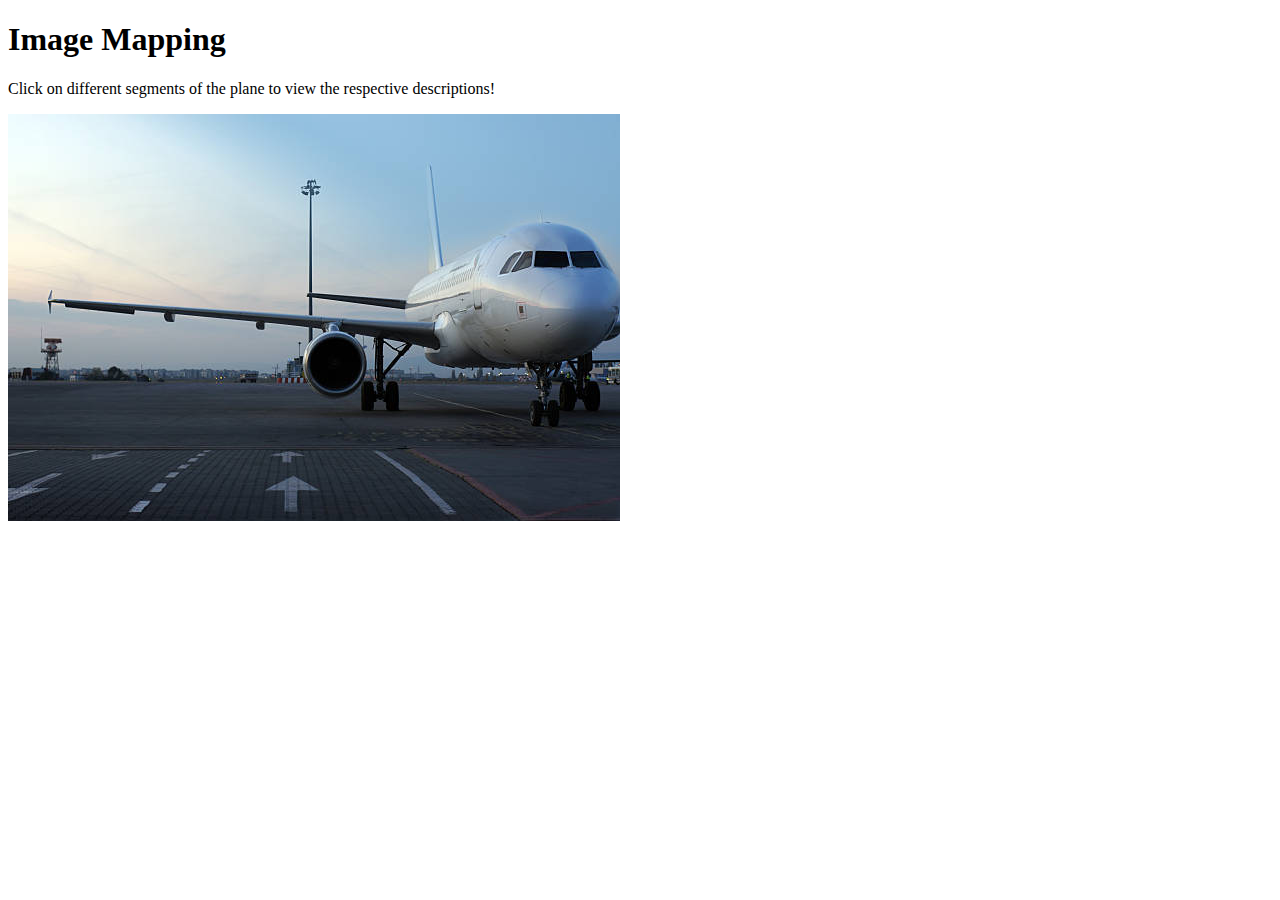
<file: WT/HTML/pg.html.html>
<!DOCTYPE html>
<html lang="en">
<head>
    <meta charset="UTF-8">
    <title>Image Map Example</title>
</head>
<body>
    <h1>Image Mapping</h1>
    <p>Click on different segments of the plane to view the respective descriptions!</p>

    <img src="plane.jpg" usemap="#Aeroplane" alt="Planepicture" />

    <map name="Aeroplane">
        <area shape="circle" coords="325,247,30" title="Engine" href="https://www.slashgear.com/1820687/airplane-engine-placement-tail-vs-wing-location-explained/">
        
        <area shape="rect" coords="507,137,591,147" title="Windshield" href="https://stock.adobe.com/search?k=airplane+windshield">
        
        <area shape="poly" coords="40,186,423,217,47,184,60,185,74,186,413,218,399,215,376,213,357,209,315,201,286,201,267,202,214,198,167,192,131,190,95,187,177,196,187,193,206,198,198,198,241,200,232,199,257,198,331,206,344,208,149,189" title="Wing" href="https://simpleflying.com/how-aircraft-wings-are-made/">
        
        <area shape="poly" coords="436,212,460,206,498,189,531,165,583,165,603,198,567,234,510,246,472,246,448,226,476,164,498,122,535,114,581,122,552,198" title="Nose Section" href="https://www.iai.co.il/commercial/aviation/aircraft-division">
    </map>
</body>
</html>
</file>
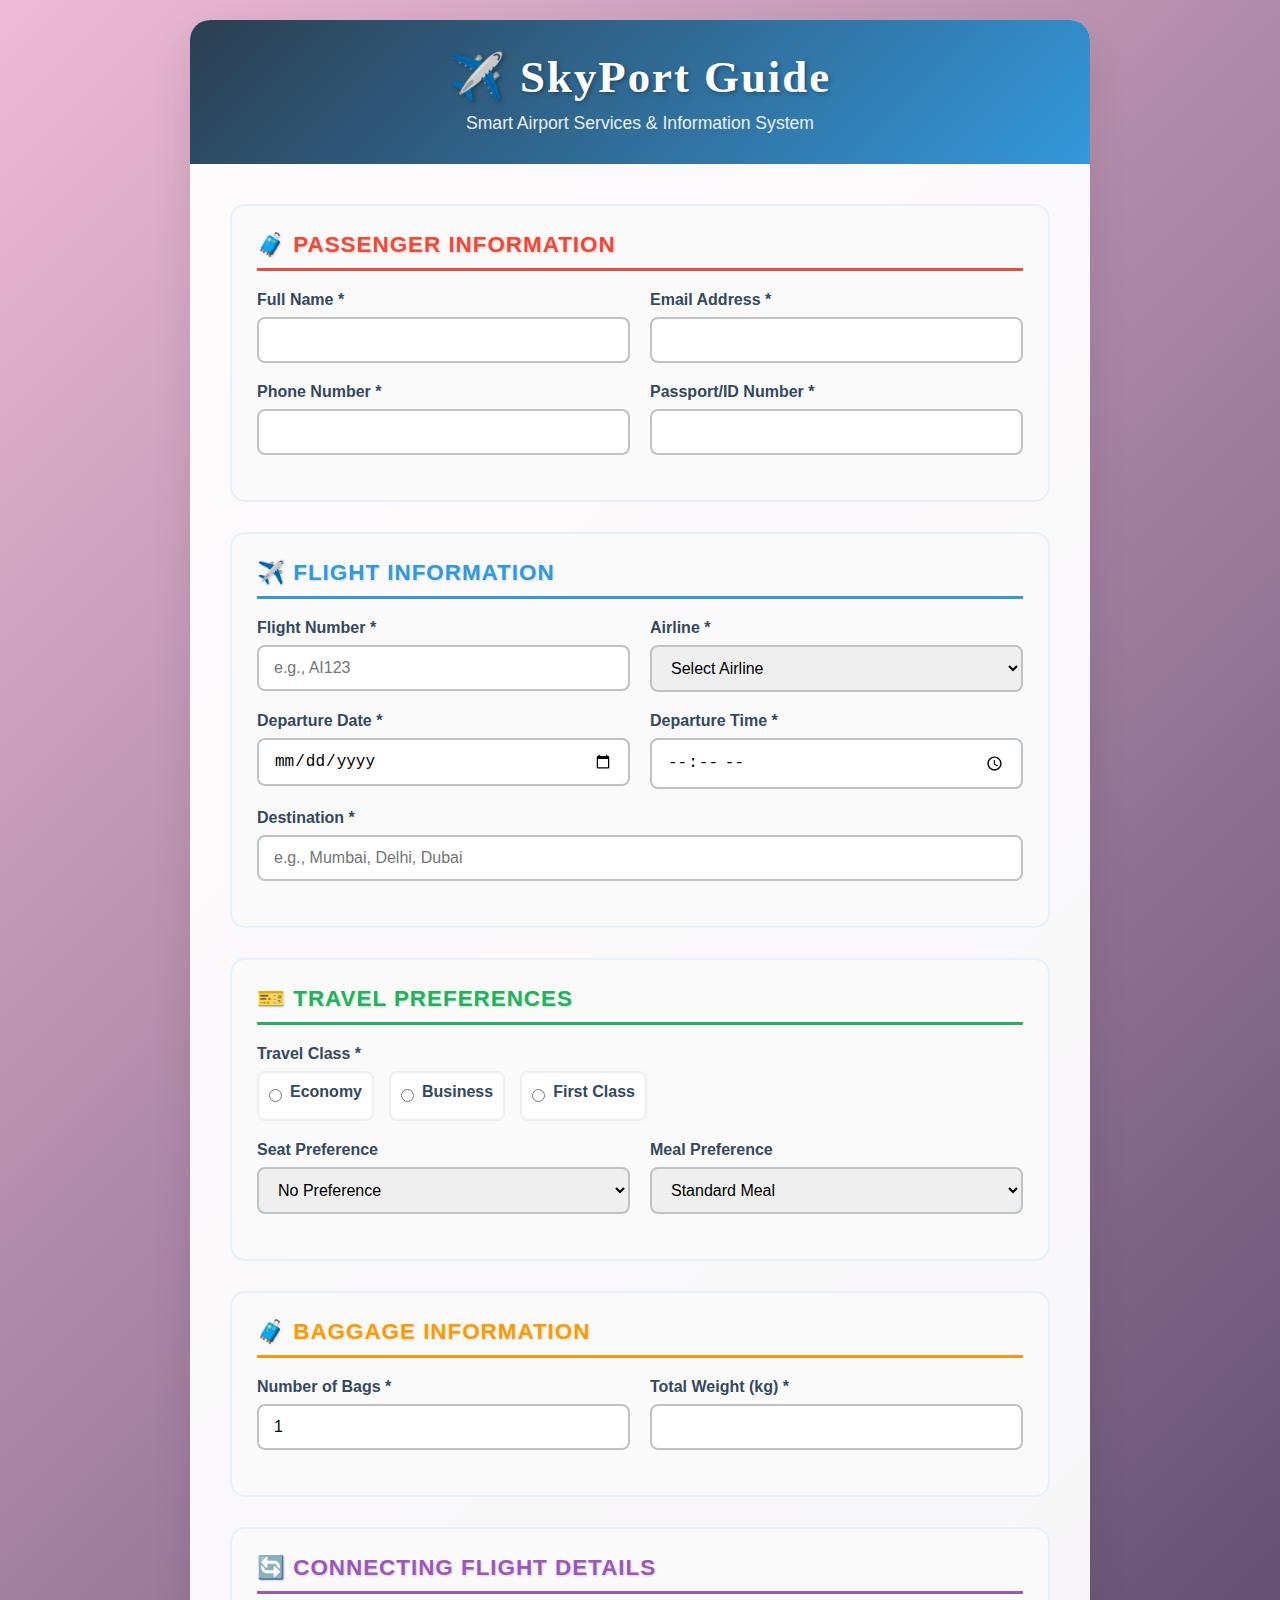
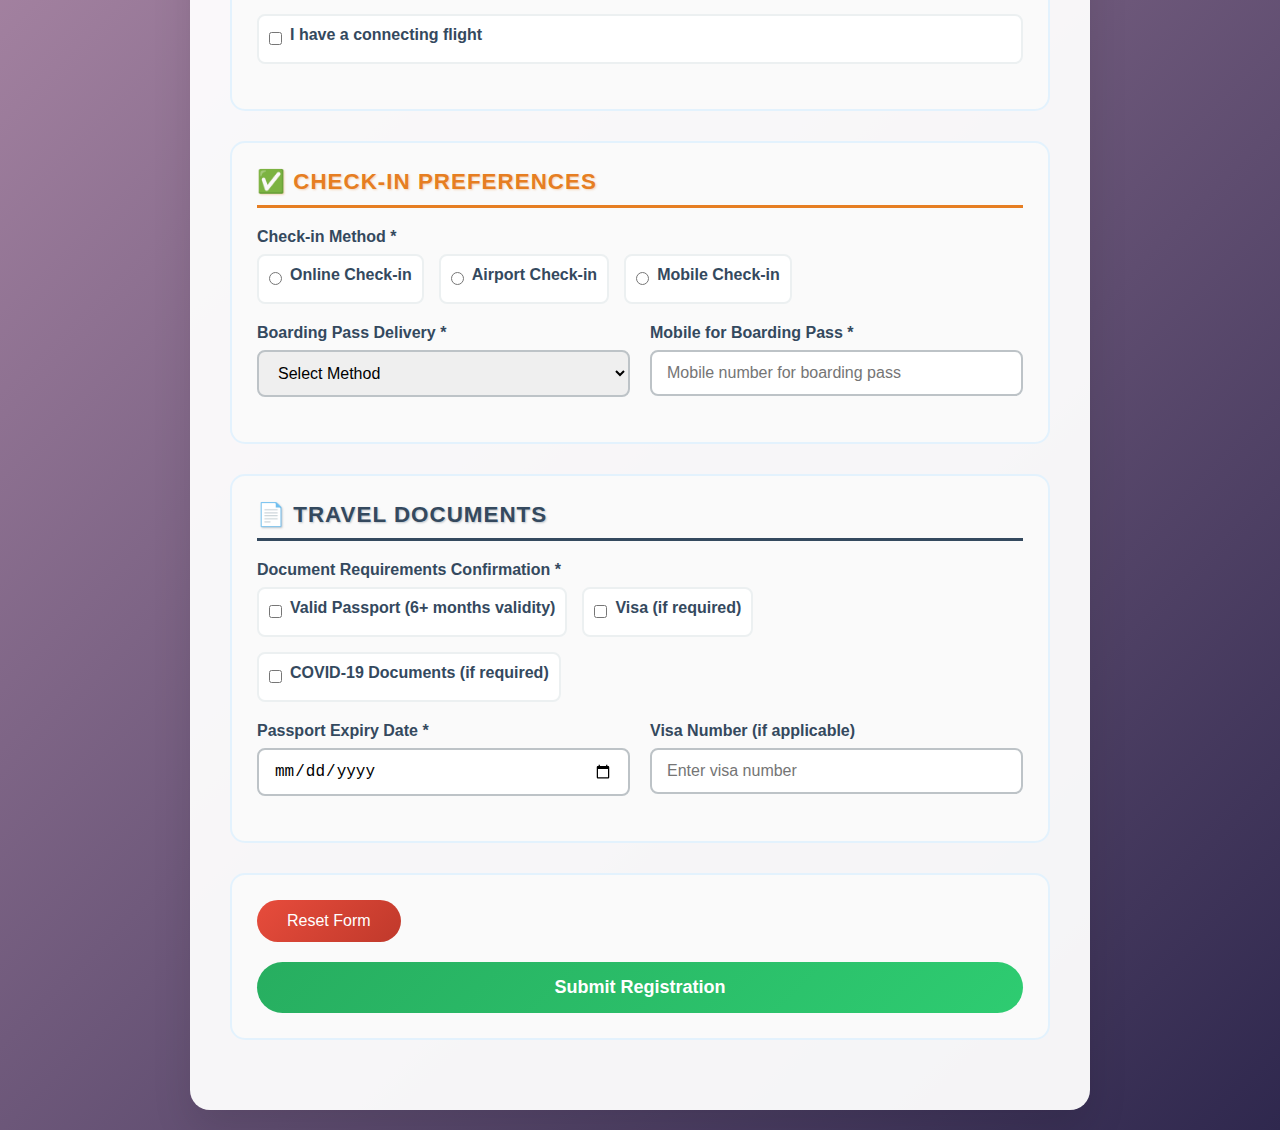
<file: WT/HTML/EX-4/Ex4_1.html>
<!DOCTYPE html>
<html lang="en">
<head>
    <meta charset="UTF-8">
    <meta name="viewport" content="width=device-width, initial-scale=1.0">
    <title>SkyPort Guide - Smart Airport Services</title>
    <style>
        * {
            margin: 0;
            padding: 0;
            box-sizing: border-box;
        }
        
        body {
            font-family: 'Arial', sans-serif;
           background: linear-gradient(135deg, #eebbd5 0%, #2f284e 100%);
            min-height: 100vh;
            padding: 20px;
        }
        
        .container {
            max-width: 900px;
            margin: 0 auto;
            background: rgba(255, 255, 255, 0.95);
            border-radius: 20px;
            box-shadow: 0 20px 40px rgba(0, 0, 0, 0.1);
            overflow: hidden;
        }
        
        .header {
            background: linear-gradient(135deg, #2c3e50, #3498db);
            color: white;
            padding: 30px;
            text-align: center;
        }
        
        .header h1 {
            font-family: 'Georgia', 'Times New Roman', serif;
            font-size: 2.8rem;
            margin-bottom: 10px;
            text-shadow: 2px 2px 4px rgba(0, 0, 0, 0.3);
            font-weight: bold;
            letter-spacing: 2px;
        }
        
        .header p {
            font-size: 1.1rem;
            opacity: 0.9;
        }
        
        .form-container {
            padding: 40px;
        }
        
        .form-section {
            margin-bottom: 30px;
            padding: 25px;
            border: 2px solid #e3f2fd;
            border-radius: 15px;
            background: #fafafa;
        }
        
        .section-title {
            color: #2c3e50;
            font-size: 1.4rem;
            margin-bottom: 20px;
            padding-bottom: 10px;
            border-bottom: 3px solid;
            font-weight: bold;
            text-transform: uppercase;
            letter-spacing: 1px;
            font-family: 'Poppins', 'Arial', sans-serif;
        }
        
        /* Different colors for each section heading */
        .passenger-info .section-title {
            color: #e74c3c;
            border-bottom-color: #e74c3c;
            text-shadow: 1px 1px 2px rgba(231, 76, 60, 0.3);
        }
        
        .baggage-info .section-title {
            color: #f39c12;
            border-bottom-color: #f39c12;
            text-shadow: 1px 1px 2px rgba(243, 156, 18, 0.3);
        }
        
        .flight-info .section-title {
            color: #3498db;
            border-bottom-color: #3498db;
            text-shadow: 1px 1px 2px rgba(52, 152, 219, 0.3);
        }
        
        .connecting-flight .section-title {
            color: #9b59b6;
            border-bottom-color: #9b59b6;
            text-shadow: 1px 1px 2px rgba(155, 89, 182, 0.3);
        }
        
        .travel-preferences .section-title {
            color: #27ae60;
            border-bottom-color: #27ae60;
            text-shadow: 1px 1px 2px rgba(39, 174, 96, 0.3);
        }
        
        .checkin-preferences .section-title {
            color: #e67e22;
            border-bottom-color: #e67e22;
            text-shadow: 1px 1px 2px rgba(230, 126, 34, 0.3);
        }
        
        .documents .section-title {
            color: #34495e;
            border-bottom-color: #34495e;
            text-shadow: 1px 1px 2px rgba(52, 73, 94, 0.3);
        }
        
        .form-group {
            margin-bottom: 20px;
        }
        
        .form-row {
            display: flex;
            gap: 20px;
            flex-wrap: wrap;
        }
        
        .form-row .form-group {
            flex: 1;
            min-width: 250px;
        }
        
        label {
            display: block;
            margin-bottom: 8px;
            font-weight: bold;
            color: #34495e;
        }
        
        input[type="text"],
        input[type="email"],
        input[type="tel"],
        input[type="date"],
        input[type="time"],
        input[type="number"],
        select,
        textarea {
            width: 100%;
            padding: 12px 15px;
            border: 2px solid #bdc3c7;
            border-radius: 8px;
            font-size: 16px;
            transition: all 0.3s ease;
        }
        
        input:focus,
        select:focus,
        textarea:focus {
            outline: none;
            border-color: #3498db;
            box-shadow: 0 0 10px rgba(52, 152, 219, 0.2);
        }
        
        .checkbox-group,
        .radio-group {
            display: flex;
            flex-wrap: wrap;
            gap: 15px;
        }
        
        .checkbox-item,
        .radio-item {
            display: flex;
            align-items: center;
            gap: 8px;
            padding: 10px;
            background: white;
            border-radius: 8px;
            border: 2px solid #ecf0f1;
            cursor: pointer;
            transition: all 0.3s ease;
        }
        
        .checkbox-item:hover,
        .radio-item:hover {
            border-color: #3498db;
            background: #f8f9fa;
        }
        
        .checkbox-item input,
        .radio-item input {
            width: auto;
            margin: 0;
        }
        
        .error {
            color: #e74c3c;
            font-size: 14px;
            margin-top: 5px;
            display: none;
        }
        
        .submit-btn {
            background: linear-gradient(135deg, #27ae60, #2ecc71);
            color: white;
            padding: 15px 40px;
            border: none;
            border-radius: 50px;
            font-size: 18px;
            font-weight: bold;
            cursor: pointer;
            transition: all 0.3s ease;
            width: 100%;
            margin-top: 20px;
        }
        
        .submit-btn:hover {
            transform: translateY(-2px);
            box-shadow: 0 10px 20px rgba(46, 204, 113, 0.3);
        }
        
        .reset-btn {
            background: linear-gradient(135deg, #e74c3c, #c0392b);
            color: white;
            padding: 12px 30px;
            border: none;
            border-radius: 50px;
            font-size: 16px;
            cursor: pointer;
            margin-right: 15px;
            transition: all 0.3s ease;
        }
        
        .reset-btn:hover {
            transform: translateY(-2px);
            box-shadow: 0 8px 16px rgba(231, 76, 60, 0.3);
        }
        
        .success-message {
            background: #d4edda;
            color: #155724;
            padding: 15px;
            border-radius: 8px;
            margin-top: 20px;
            display: none;
        }
    </style>
</head>
<body>
    <div class="container">
        <div class="header">
            <h1>✈️ SkyPort Guide</h1>
            <p>Smart Airport Services & Information System</p>
        </div>
        
        <div class="form-container">
            <form id="skyportForm" novalidate>
                <!-- Passenger Information Section -->
                <div class="form-section passenger-info">
                    <h2 class="section-title">🧳 Passenger Information</h2>
                    <div class="form-row">
                        <div class="form-group">
                            <label for="fullName">Full Name *</label>
                            <input type="text" id="fullName" name="fullName" required>
                            <div class="error" id="fullNameError"></div>
                        </div>
                        <div class="form-group">
                            <label for="email">Email Address *</label>
                            <input type="email" id="email" name="email" required>
                            <div class="error" id="emailError"></div>
                        </div>
                    </div>
                    <div class="form-row">
                        <div class="form-group">
                            <label for="phone">Phone Number *</label>
                            <input type="tel" id="phone" name="phone" required>
                            <div class="error" id="phoneError"></div>
                        </div>
                        <div class="form-group">
                            <label for="passportNumber">Passport/ID Number *</label>
                            <input type="text" id="passportNumber" name="passportNumber" required>
                            <div class="error" id="passportNumberError"></div>
                        </div>
                    </div>
                </div>

                <!-- Flight Information Section -->
                <div class="form-section flight-info">
                    <h2 class="section-title">✈️ Flight Information</h2>
                    <div class="form-row">
                        <div class="form-group">
                            <label for="flightNumber">Flight Number *</label>
                            <input type="text" id="flightNumber" name="flightNumber" placeholder="e.g., AI123" required>
                            <div class="error" id="flightNumberError"></div>
                        </div>
                        <div class="form-group">
                            <label for="airline">Airline *</label>
                            <select id="airline" name="airline" required>
                                <option value="">Select Airline</option>
                                <option value="air-india">Air India</option>
                                <option value="indigo">IndiGo</option>
                                <option value="spicejet">SpiceJet</option>
                                <option value="vistara">Vistara</option>
                                <option value="emirates">Emirates</option>
                                <option value="qatar">Qatar Airways</option>
                                <option value="singapore">Singapore Airlines</option>
                            </select>
                            <div class="error" id="airlineError"></div>
                        </div>
                    </div>
                    <div class="form-row">
                        <div class="form-group">
                            <label for="departureDate">Departure Date *</label>
                            <input type="date" id="departureDate" name="departureDate" required>
                            <div class="error" id="departureDateError"></div>
                        </div>
                        <div class="form-group">
                            <label for="departureTime">Departure Time *</label>
                            <input type="time" id="departureTime" name="departureTime" required>
                            <div class="error" id="departureTimeError"></div>
                        </div>
                    </div>
                    <div class="form-group">
                        <label for="destination">Destination *</label>
                        <input type="text" id="destination" name="destination" placeholder="e.g., Mumbai, Delhi, Dubai" required>
                        <div class="error" id="destinationError"></div>
                    </div>
                </div>

                <!-- Travel Class & Preferences -->
                <div class="form-section travel-preferences">
                    <h2 class="section-title">🎫 Travel Preferences</h2>
                    <div class="form-group">
                        <label>Travel Class *</label>
                        <div class="radio-group">
                            <div class="radio-item">
                                <input type="radio" id="economy" name="travelClass" value="economy" required>
                                <label for="economy">Economy</label>
                            </div>
                            <div class="radio-item">
                                <input type="radio" id="business" name="travelClass" value="business">
                                <label for="business">Business</label>
                            </div>
                            <div class="radio-item">
                                <input type="radio" id="first" name="travelClass" value="first">
                                <label for="first">First Class</label>
                            </div>
                        </div>
                        <div class="error" id="travelClassError"></div>
                    </div>
                    <div class="form-row">
                        <div class="form-group">
                            <label for="seatPreference">Seat Preference</label>
                            <select id="seatPreference" name="seatPreference">
                                <option value="">No Preference</option>
                                <option value="window">Window</option>
                                <option value="aisle">Aisle</option>
                                <option value="middle">Middle</option>
                            </select>
                        </div>
                        <div class="form-group">
                            <label for="mealPreference">Meal Preference</label>
                            <select id="mealPreference" name="mealPreference">
                                <option value="">Standard Meal</option>
                                <option value="vegetarian">Vegetarian</option>
                                <option value="vegan">Vegan</option>
                                <option value="halal">Halal</option>
                                <option value="kosher">Kosher</option>
                                <option value="diabetic">Diabetic</option>
                            </select>
                        </div>
                    </div>
                </div>

                <!-- Baggage & Weight Calculator -->
                <div class="form-section baggage-info">
                    <h2 class="section-title">🧳 Baggage Information</h2>
                    <div class="form-row">
                        <div class="form-group">
                            <label for="luggageCount">Number of Bags *</label>
                            <input type="number" id="luggageCount" name="luggageCount" min="0" max="10" value="1" required>
                            <div class="error" id="luggageCountError"></div>
                        </div>
                        <div class="form-group">
                            <label for="totalWeight">Total Weight (kg) *</label>
                            <input type="number" id="totalWeight" name="totalWeight" min="0" max="100" step="0.1" required>
                            <div class="error" id="totalWeightError"></div>
                        </div>
                    </div>
                    <div class="form-group" id="weightCalculator" style="background: #e8f5e8; padding: 15px; border-radius: 8px; display: none;">
                        <h4 style="color: #27ae60;">💰 Baggage Fee Calculator</h4>
                        <div id="baggageFeeResult"></div>
                    </div>
                </div>

                <!-- Connecting Flight Information -->
                <div class="form-section connecting-flight">
                    <h2 class="section-title">🔄 Connecting Flight Details</h2>
                    <div class="form-group">
                        <div class="checkbox-item">
                            <input type="checkbox" id="hasConnectingFlight" name="hasConnectingFlight">
                            <label for="hasConnectingFlight">I have a connecting flight</label>
                        </div>
                    </div>
                    <div id="connectingFlightDetails" style="display: none;">
                        <div class="form-row">
                            <div class="form-group">
                                <label for="layoverAirport">Layover Airport</label>
                                <input type="text" id="layoverAirport" name="layoverAirport" placeholder="e.g., Dubai International">
                                <div class="error" id="layoverAirportError"></div>
                            </div>
                            <div class="form-group">
                                <label for="layoverDuration">Layover Duration (hours)</label>
                                <input type="number" id="layoverDuration" name="layoverDuration" min="0.5" max="24" step="0.5">
                                <div class="error" id="layoverDurationError"></div>
                            </div>
                        </div>
                        <div class="form-group">
                            <label for="finalDestination">Final Destination</label>
                            <input type="text" id="finalDestination" name="finalDestination" placeholder="Final destination city">
                        </div>
                    </div>
                </div>

                <!-- Check-in & Boarding Preferences -->
                <div class="form-section checkin-preferences">
                    <h2 class="section-title">✅ Check-in Preferences</h2>
                    <div class="form-group">
                        <label>Check-in Method *</label>
                        <div class="radio-group">
                            <div class="radio-item">
                                <input type="radio" id="onlineCheckin" name="checkinMethod" value="online" required>
                                <label for="onlineCheckin">Online Check-in</label>
                            </div>
                            <div class="radio-item">
                                <input type="radio" id="airportCheckin" name="checkinMethod" value="airport">
                                <label for="airportCheckin">Airport Check-in</label>
                            </div>
                            <div class="radio-item">
                                <input type="radio" id="mobileCheckin" name="checkinMethod" value="mobile">
                                <label for="mobileCheckin">Mobile Check-in</label>
                            </div>
                        </div>
                        <div class="error" id="checkinMethodError"></div>
                    </div>
                    <div class="form-row">
                        <div class="form-group">
                            <label for="boardingPassMethod">Boarding Pass Delivery *</label>
                            <select id="boardingPassMethod" name="boardingPassMethod" required>
                                <option value="">Select Method</option>
                                <option value="mobile">Mobile App</option>
                                <option value="sms">SMS</option>
                                <option value="email">Email</option>
                                <option value="print">Print at Airport</option>
                            </select>
                            <div class="error" id="boardingPassMethodError"></div>
                        </div>
                        <div class="form-group">
                            <label for="mobileNumber">Mobile for Boarding Pass *</label>
                            <input type="tel" id="mobileNumber" name="mobileNumber" placeholder="Mobile number for boarding pass" required>
                            <div class="error" id="mobileNumberError"></div>
                        </div>
                    </div>
                </div>

                <!-- Travel Documents & Visa -->
                <div class="form-section documents">
                    <h2 class="section-title">📄 Travel Documents</h2>
                    <div class="form-group">
                        <label>Document Requirements Confirmation *</label>
                        <div class="checkbox-group">
                            <div class="checkbox-item">
                                <input type="checkbox" id="validPassport" name="documents" value="passport" required>
                                <label for="validPassport">Valid Passport (6+ months validity)</label>
                            </div>
                            <div class="checkbox-item">
                                <input type="checkbox" id="visaRequired" name="documents" value="visa">
                                <label for="visaRequired">Visa (if required)</label>
                            </div>
                            <div class="checkbox-item">
                                <input type="checkbox" id="covidDocuments" name="documents" value="covid">
                                <label for="covidDocuments">COVID-19 Documents (if required)</label>
                            </div>
                        </div>
                        <div class="error" id="documentsError"></div>
                    </div>
                    <div class="form-row">
                        <div class="form-group">
                            <label for="passportExpiry">Passport Expiry Date *</label>
                            <input type="date" id="passportExpiry" name="passportExpiry" required>
                            <div class="error" id="passportExpiryError"></div>
                        </div>
                        <div class="form-group">
                            <label for="visaNumber">Visa Number (if applicable)</label>
                            <input type="text" id="visaNumber" name="visaNumber" placeholder="Enter visa number">
                        </div>
                    </div>
                </div>

                <!-- Submit Section -->
                <div class="form-section">
                    <button type="button" class="reset-btn" onclick="resetForm()">Reset Form</button>
                    <button type="submit" class="submit-btn">Submit Registration</button>
                    <div class="success-message" id="successMessage">
                        ✅ Your SkyPort Guide registration has been submitted successfully!
                    </div>
                </div>
            </form>
        </div>
    </div>

    <script>
        // Form validation functions
        function validateFullName() {
            const fullName = document.getElementById('fullName').value.trim();
            const error = document.getElementById('fullNameError');
            
            if (fullName.length < 2) {
                error.textContent = 'Full name must be at least 2 characters long';
                error.style.display = 'block';
                return false;
            }
            if (!/^[a-zA-Z\s]+$/.test(fullName)) {
                error.textContent = 'Full name should only contain letters and spaces';
                error.style.display = 'block';
                return false;
            }
            error.style.display = 'none';
            return true;
        }

        function validateLuggageCount() {
            const count = parseInt(document.getElementById('luggageCount').value);
            const error = document.getElementById('luggageCountError');
            
            if (count < 0 || count > 10) {
                error.textContent = 'Number of bags must be between 0 and 10';
                error.style.display = 'block';
                return false;
            }
            error.style.display = 'none';
            calculateBaggageFee();
            return true;
        }

        function validateTotalWeight() {
            const weight = parseFloat(document.getElementById('totalWeight').value);
            const error = document.getElementById('totalWeightError');
            
            if (weight < 0 || weight > 100) {
                error.textContent = 'Weight must be between 0 and 100 kg';
                error.style.display = 'block';
                return false;
            }
            error.style.display = 'none';
            calculateBaggageFee();
            return true;
        }

        function validateConnectingFlight() {
            const hasConnecting = document.getElementById('hasConnectingFlight').checked;
            if (hasConnecting) {
                const airport = document.getElementById('layoverAirport').value.trim();
                const duration = parseFloat(document.getElementById('layoverDuration').value);
                const airportError = document.getElementById('layoverAirportError');
                const durationError = document.getElementById('layoverDurationError');
                
                let isValid = true;
                
                if (airport.length < 3) {
                    airportError.textContent = 'Please enter a valid layover airport';
                    airportError.style.display = 'block';
                    isValid = false;
                } else {
                    airportError.style.display = 'none';
                }
                
                if (duration < 0.5 || duration > 24) {
                    durationError.textContent = 'Layover duration must be between 0.5 and 24 hours';
                    durationError.style.display = 'block';
                    isValid = false;
                } else {
                    durationError.style.display = 'none';
                }
                
                return isValid;
            }
            return true;
        }

        function validateCheckinMethod() {
            const checkin = document.querySelector('input[name="checkinMethod"]:checked');
            const error = document.getElementById('checkinMethodError');
            
            if (!checkin) {
                error.textContent = 'Please select a check-in method';
                error.style.display = 'block';
                return false;
            }
            error.style.display = 'none';
            return true;
        }

        function validateBoardingPass() {
            const method = document.getElementById('boardingPassMethod').value;
            const error = document.getElementById('boardingPassMethodError');
            
            if (!method) {
                error.textContent = 'Please select boarding pass delivery method';
                error.style.display = 'block';
                return false;
            }
            error.style.display = 'none';
            return true;
        }

        function validateMobileNumber() {
            const mobile = document.getElementById('mobileNumber').value.trim();
            const error = document.getElementById('mobileNumberError');
            const mobileRegex = /^[\+]?[1-9][\d]{9,14}$/;
            
            if (!mobileRegex.test(mobile)) {
                error.textContent = 'Please enter a valid mobile number';
                error.style.display = 'block';
                return false;
            }
            error.style.display = 'none';
            return true;
        }

        function validateDocuments() {
            const passport = document.getElementById('validPassport').checked;
            const error = document.getElementById('documentsError');
            
            if (!passport) {
                error.textContent = 'Valid passport confirmation is required';
                error.style.display = 'block';
                return false;
            }
            error.style.display = 'none';
            return true;
        }

        function validatePassportExpiry() {
            const expiry = new Date(document.getElementById('passportExpiry').value);
            const error = document.getElementById('passportExpiryError');
            const today = new Date();
            const sixMonthsFromNow = new Date();
            sixMonthsFromNow.setMonth(today.getMonth() + 6);
            
            if (!document.getElementById('passportExpiry').value) {
                error.textContent = 'Passport expiry date is required';
                error.style.display = 'block';
                return false;
            }
            
            if (expiry <= sixMonthsFromNow) {
                error.textContent = 'Passport must be valid for at least 6 months from today';
                error.style.display = 'block';
                return false;
            }
            error.style.display = 'none';
            return true;
        }

        // Baggage fee calculator
        function calculateBaggageFee() {
            const weight = parseFloat(document.getElementById('totalWeight').value) || 0;
            const count = parseInt(document.getElementById('luggageCount').value) || 0;
            const calculator = document.getElementById('weightCalculator');
            const result = document.getElementById('baggageFeeResult');
            
            if (weight > 0 && count > 0) {
                calculator.style.display = 'block';
                
                let fee = 0;
                let message = '';
                
                // Basic calculation (simplified)
                const freeAllowance = 20; // kg
                const excessRate = 300; // per kg
                
                if (weight > freeAllowance) {
                    fee = (weight - freeAllowance) * excessRate;
                    message = `Excess weight: ${(weight - freeAllowance).toFixed(1)} kg<br>`;
                    message += `Excess baggage fee: ₹${fee.toFixed(0)}`;
                } else {
                    message = `✅ Within free allowance (${freeAllowance} kg)<br>No excess fee`;
                }
                
                result.innerHTML = message;
            } else {
                calculator.style.display = 'none';
            }
        }

        function validateEmail() {
            const email = document.getElementById('email').value.trim();
            const error = document.getElementById('emailError');
            const emailRegex = /^[^\s@]+@[^\s@]+\.[^\s@]+$/;
            
            if (!emailRegex.test(email)) {
                error.textContent = 'Please enter a valid email address';
                error.style.display = 'block';
                return false;
            }
            error.style.display = 'none';
            return true;
        }

        function validatePhone() {
            const phone = document.getElementById('phone').value.trim();
            const error = document.getElementById('phoneError');
            const phoneRegex = /^[\+]?[1-9][\d]{0,15}$/;
            
            if (!phoneRegex.test(phone) || phone.length < 10) {
                error.textContent = 'Please enter a valid phone number (min 10 digits)';
                error.style.display = 'block';
                return false;
            }
            error.style.display = 'none';
            return true;
        }

        function validatePassportNumber() {
            const passport = document.getElementById('passportNumber').value.trim();
            const error = document.getElementById('passportNumberError');
            
            if (passport.length < 6 || passport.length > 12) {
                error.textContent = 'Passport/ID number must be 6-12 characters long';
                error.style.display = 'block';
                return false;
            }
            if (!/^[A-Z0-9]+$/i.test(passport)) {
                error.textContent = 'Passport/ID should only contain letters and numbers';
                error.style.display = 'block';
                return false;
            }
            error.style.display = 'none';
            return true;
        }

        function validateFlightNumber() {
            const flightNumber = document.getElementById('flightNumber').value.trim();
            const error = document.getElementById('flightNumberError');
            const flightRegex = /^[A-Z]{2,3}[0-9]{1,4}$/i;
            
            if (!flightRegex.test(flightNumber)) {
                error.textContent = 'Please enter a valid flight number (e.g., AI123, UK456)';
                error.style.display = 'block';
                return false;
            }
            error.style.display = 'none';
            return true;
        }

        function validateAirline() {
            const airline = document.getElementById('airline').value;
            const error = document.getElementById('airlineError');
            
            if (!airline) {
                error.textContent = 'Please select an airline';
                error.style.display = 'block';
                return false;
            }
            error.style.display = 'none';
            return true;
        }

        function validateDepartureDate() {
            const departureDate = document.getElementById('departureDate').value;
            const error = document.getElementById('departureDateError');
            const today = new Date().toISOString().split('T')[0];
            
            if (!departureDate) {
                error.textContent = 'Please select departure date';
                error.style.display = 'block';
                return false;
            }
            if (departureDate < today) {
                error.textContent = 'Departure date cannot be in the past';
                error.style.display = 'block';
                return false;
            }
            error.style.display = 'none';
            return true;
        }

        function validateDepartureTime() {
            const departureTime = document.getElementById('departureTime').value;
            const error = document.getElementById('departureTimeError');
            
            if (!departureTime) {
                error.textContent = 'Please select departure time';
                error.style.display = 'block';
                return false;
            }
            error.style.display = 'none';
            return true;
        }

        function validateDestination() {
            const destination = document.getElementById('destination').value.trim();
            const error = document.getElementById('destinationError');
            
            if (destination.length < 2) {
                error.textContent = 'Please enter a valid destination';
                error.style.display = 'block';
                return false;
            }
            error.style.display = 'none';
            return true;
        }

        function validateTravelClass() {
            const travelClass = document.querySelector('input[name="travelClass"]:checked');
            const error = document.getElementById('travelClassError');
            
            if (!travelClass) {
                error.textContent = 'Please select a travel class';
                error.style.display = 'block';
                return false;
            }
            error.style.display = 'none';
            return true;
        }

        // Real-time validation and event listeners
        document.getElementById('fullName').addEventListener('blur', validateFullName);
        document.getElementById('email').addEventListener('blur', validateEmail);
        document.getElementById('phone').addEventListener('blur', validatePhone);
        document.getElementById('passportNumber').addEventListener('blur', validatePassportNumber);
        document.getElementById('flightNumber').addEventListener('blur', validateFlightNumber);
        document.getElementById('airline').addEventListener('change', validateAirline);
        document.getElementById('departureDate').addEventListener('change', validateDepartureDate);
        document.getElementById('departureTime').addEventListener('change', validateDepartureTime);
        document.getElementById('destination').addEventListener('blur', validateDestination);
        
        // Feature event listeners
        document.getElementById('luggageCount').addEventListener('input', validateLuggageCount);
        document.getElementById('totalWeight').addEventListener('input', validateTotalWeight);
        document.getElementById('mobileNumber').addEventListener('blur', validateMobileNumber);
        document.getElementById('passportExpiry').addEventListener('change', validatePassportExpiry);
        
        // Toggle connecting flight details
        document.getElementById('hasConnectingFlight').addEventListener('change', function() {
            const details = document.getElementById('connectingFlightDetails');
            details.style.display = this.checked ? 'block' : 'none';
            
            if (!this.checked) {
                document.getElementById('layoverAirport').value = '';
                document.getElementById('layoverDuration').value = '';
                document.getElementById('finalDestination').value = '';
            }
        });

        // Form submission
        document.getElementById('skyportForm').addEventListener('submit', function(e) {
            e.preventDefault();
            
            // Validate all fields
            const validations = [
                validateFullName(),
                validateEmail(),
                validatePhone(),
                validatePassportNumber(),
                validateFlightNumber(),
                validateAirline(),
                validateDepartureDate(),
                validateDepartureTime(),
                validateDestination(),
                validateTravelClass(),
                validateLuggageCount(),
                validateTotalWeight(),
                validateConnectingFlight(),
                validateCheckinMethod(),
                validateBoardingPass(),
                validateMobileNumber(),
                validateDocuments(),
                validatePassportExpiry()
            ];
            
            const isValid = validations.every(v => v === true);
            
            if (isValid) {
                // Show success message
                document.getElementById('successMessage').style.display = 'block';
                
                // Scroll to success message
                document.getElementById('successMessage').scrollIntoView({ behavior: 'smooth' });
                
                // Optional: Log form data
                const formData = new FormData(this);
                console.log('Form submitted with data:');
                for (let [key, value] of formData.entries()) {
                    console.log(key, value);
                }
                
                // You can add AJAX call here to submit to server
                setTimeout(() => {
                    alert('Registration successful! Welcome to SkyPort Guide.');
                }, 1000);
            } else {
                alert('Please correct the errors in the form before submitting.');
            }
        });

        // Reset form function
        function resetForm() {
            if (confirm('Are you sure you want to reset the form? All data will be lost.')) {
                document.getElementById('skyportForm').reset();
                
                // Hide all error messages
                const errors = document.querySelectorAll('.error');
                errors.forEach(error => error.style.display = 'none');
                
                // Hide success message
                document.getElementById('successMessage').style.display = 'none';
                
                // Hide connecting flight details
                document.getElementById('connectingFlightDetails').style.display = 'none';
                
                // Hide weight calculator
                document.getElementById('weightCalculator').style.display = 'none';
            }
        }

        // Set minimum dates
        document.getElementById('departureDate').min = new Date().toISOString().split('T')[0];
    </script>
</body>
</html>
</file>
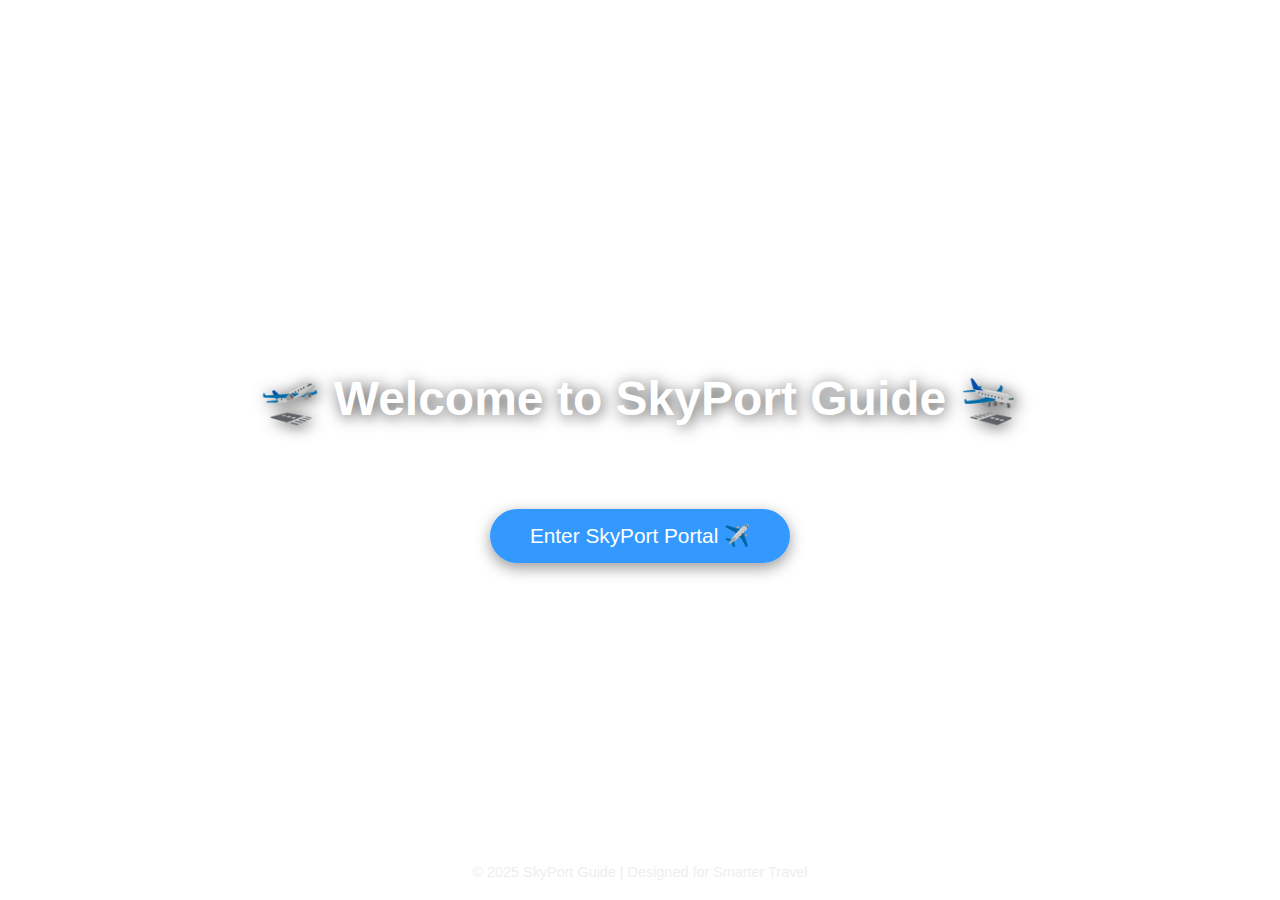
<file: WT/HTML/EX-6/SProg1.html>
<!DOCTYPE html>
<html>
<head>
  <meta charset="UTF-8">
  <title>SkyPort Guide</title>
  <style>
    body {
      margin: 0;
      height: 100vh;
      display: flex;
      flex-direction: column;
      justify-content: center;
      align-items: center;
      background-image: url('https://images.unsplash.com/photo-1526778548025-fa2f459cd5c1?auto=format&fit=crop&w=1500&q=80');
      background-size: cover;
      background-position: center;
      font-family: 'Segoe UI', sans-serif;
      color: #fff;
      text-align: center;
    }
    h1 {
      font-size: 3em;
      text-shadow: 2px 2px 15px rgba(0,0,0,0.7);
      animation: glow 2s ease-in-out infinite alternate;
    }
    @keyframes glow {
      from { text-shadow: 0 0 10px #00bfff, 0 0 20px #0099cc; }
      to { text-shadow: 0 0 25px #66ccff, 0 0 35px #00ccff; }
    }
    .btn {
      background: rgba(0, 128, 255, 0.8);
      border: none;
      padding: 15px 40px;
      border-radius: 30px;
      font-size: 1.3em;
      color: white;
      cursor: pointer;
      text-decoration: none;
      transition: transform 0.3s, box-shadow 0.3s;
      box-shadow: 0 5px 15px rgba(0,0,0,0.4);
    }
    .btn:hover {
      transform: scale(1.1);
      box-shadow: 0 10px 25px rgba(0,0,0,0.6);
    }
    footer {
      position: absolute;
      bottom: 20px;
      font-size: 0.9em;
      color: #eee;
    }
  </style>
</head>
<body>
  <h1>🛫 Welcome to SkyPort Guide 🛬</h1>
  <p>Your Smart Airport Companion — Simplify Your Journey</p>
  <a href="http://localhost:8080/LAB4026/SProg1" class="btn">Enter SkyPort Portal ✈️</a>
  <footer>&copy; 2025 SkyPort Guide | Designed for Smarter Travel</footer>
</body>
</html>
</file>
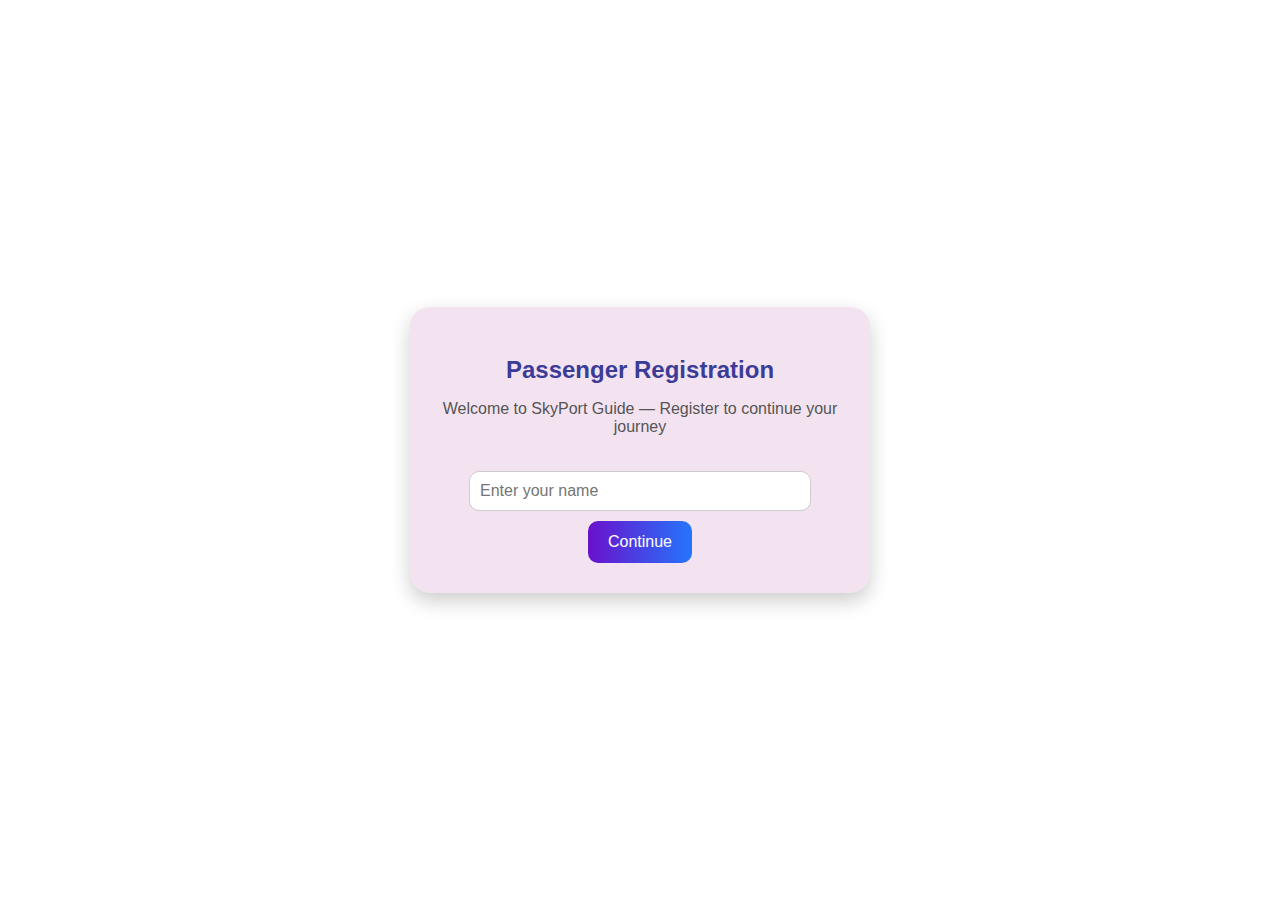
<file: WT/HTML/EX-7/HiddenForm.html>
<!DOCTYPE html>
<html lang="en">
<head>
  <meta charset="UTF-8">
  <title>SkyPort Guide - Passenger Registration</title>
  <style>
    body {
      margin: 0;
      padding: 0;
      font-family: 'Poppins', sans-serif;
      background: url('https://images.pexels.com/photos/912050/pexels-photo-912050.jpeg?cs=srgb&dl=pexels-ahmedmuntasir-912050.jpg&fm=jpg') no-repeat center center/cover;
      height: 100vh;
      display: flex;
      justify-content: center;
      align-items: center;
    }

    .container {
      background: rgb(243, 227, 240);
      border-radius: 20px;
      box-shadow: 0 8px 20px rgba(0, 0, 0, 0.2);
      width: 400px;
      text-align: center;
      padding: 30px;
    }

    h2 {
      color: #3b3b98;
      margin-bottom: 10px;
    }

    p {
      color: #555;
      margin-bottom: 25px;
    }

    input[type="text"] {
      width: 80%;
      padding: 10px;
      margin: 10px 0;
      border-radius: 10px;
      border: 1px solid #ccc;
      font-size: 16px;
    }

    input[type="submit"] {
      background: linear-gradient(90deg, #6a11cb 0%, #2575fc 100%);
      color: white;
      border: none;
      padding: 12px 20px;
      border-radius: 10px;
      cursor: pointer;
      font-size: 16px;
      transition: 0.3s;
    }

    input[type="submit"]:hover {
      background: linear-gradient(90deg, #2575fc 0%, #6a11cb 100%);
    }
  </style>
</head>
<body>
  <div class="container">
    <h2>Passenger Registration</h2>
    <p>Welcome to SkyPort Guide — Register to continue your journey</p>
    <form action="http://localhost:8080/LAB4026/SProg9" method="GET">
      <input type="text" name="userName" placeholder="Enter your name" required><br>
      <input type="submit" value="Continue">
    </form>
  </div>
</body>
</html>
</file>
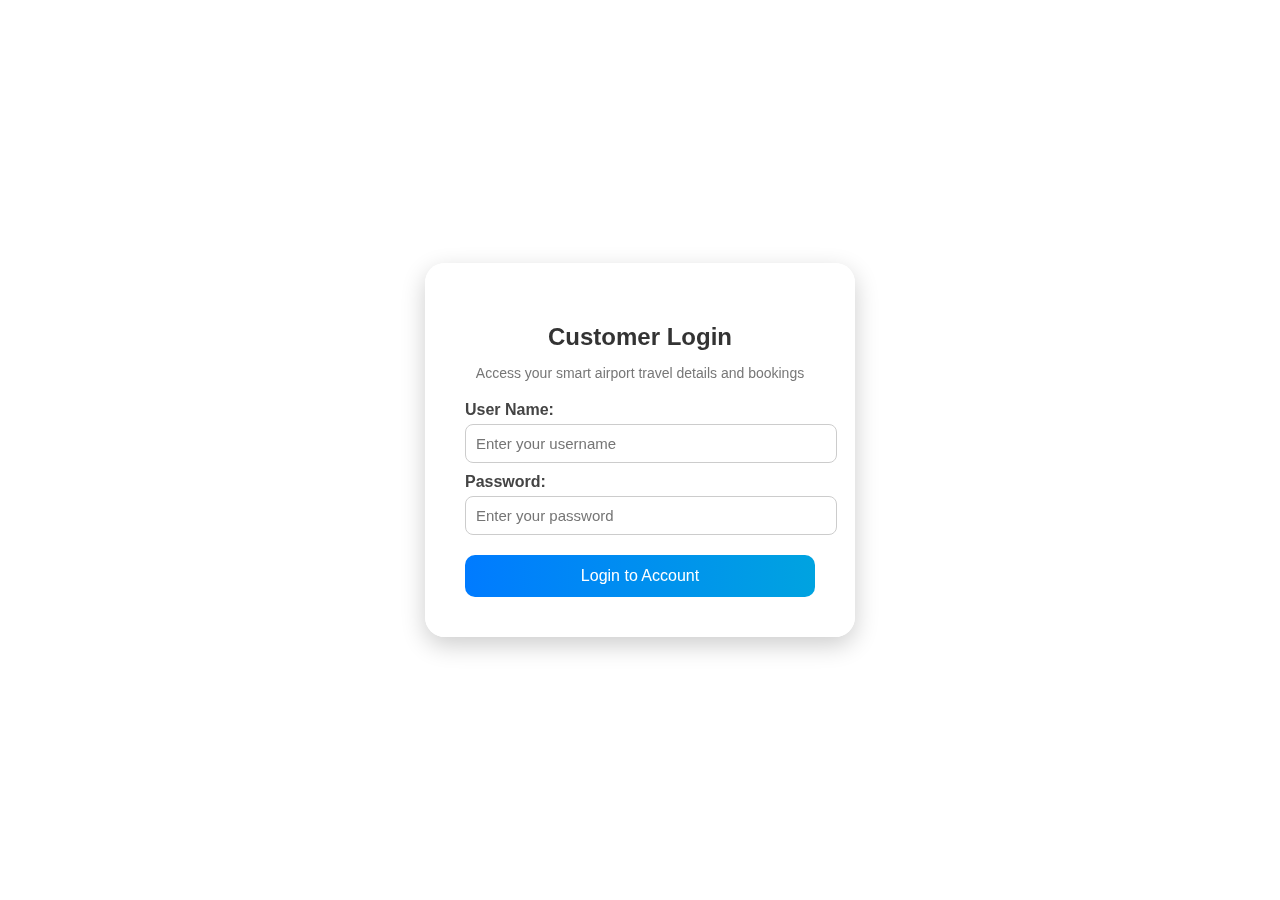
<file: WT/HTML/EX-7/Sessionlogin.html>
<!DOCTYPE html>
<html lang="en">
<head>
  <meta charset="UTF-8">
  <meta name="viewport" content="width=device-width, initial-scale=1.0">
  <title>Smart Airport Guide - Customer Login</title>

  <style>
    body {
      margin: 0;
      padding: 0;
      font-family: "Poppins", sans-serif;
      background: url("https://images.unsplash.com/photo-1513002749550-c59d786b8e6c?ixlib=rb-4.1.0&ixid=M3wxMjA3fDB8MHxzZWFyY2h8Mnx8c2t5fGVufDB8fDB8fHww&fm=jpg&q=60&w=3000")
                  no-repeat center center fixed;
      background-size: cover;
    }

    .login-container {
      display: flex;
      justify-content: center;
      align-items: center;
      height: 100vh;
      backdrop-filter: blur(4px);
    }

    .login-box {
      background: rgba(255, 255, 255, 0.95);
      padding: 40px;
      border-radius: 20px;
      box-shadow: 0 8px 25px rgba(0, 0, 0, 0.2);
      text-align: center;
      width: 350px;
    }

    h2 {
      margin-bottom: 10px;
      color: #333;
    }

    p {
      color: #777;
      font-size: 14px;
      margin-bottom: 20px;
    }

    label {
      display: block;
      text-align: left;
      font-weight: bold;
      color: #444;
      margin: 10px 0 5px;
    }

    input[type="text"], input[type="password"] {
      width: 100%;
      padding: 10px;
      border: 1px solid #ccc;
      border-radius: 8px;
      outline: none;
      font-size: 15px;
    }

    input[type="submit"] {
      background: linear-gradient(to right, #007bff, #00a3e0);
      border: none;
      padding: 12px;
      border-radius: 10px;
      color: white;
      font-size: 16px;
      width: 100%;
      cursor: pointer;
      margin-top: 20px;
    }

    input[type="submit"]:hover {
      background: linear-gradient(to right, #0056b3, #007bff);
    }
  </style>
</head>
<body>
  <div class="login-container">
    <div class="login-box">
      <h2>Customer Login</h2>
      <p>Access your smart airport travel details and bookings</p>

      <form action="SProg7" method="get">
        <label for="userName">User Name:</label>
        <input type="text" name="userName" id="userName" placeholder="Enter your username" required>

        <label for="userPassword">Password:</label>
        <input type="password" name="userPassword" id="userPassword" placeholder="Enter your password" required>

        <input type="submit" value="Login to Account">
      </form>
    </div>
  </div>
</body>
</html>
</file>
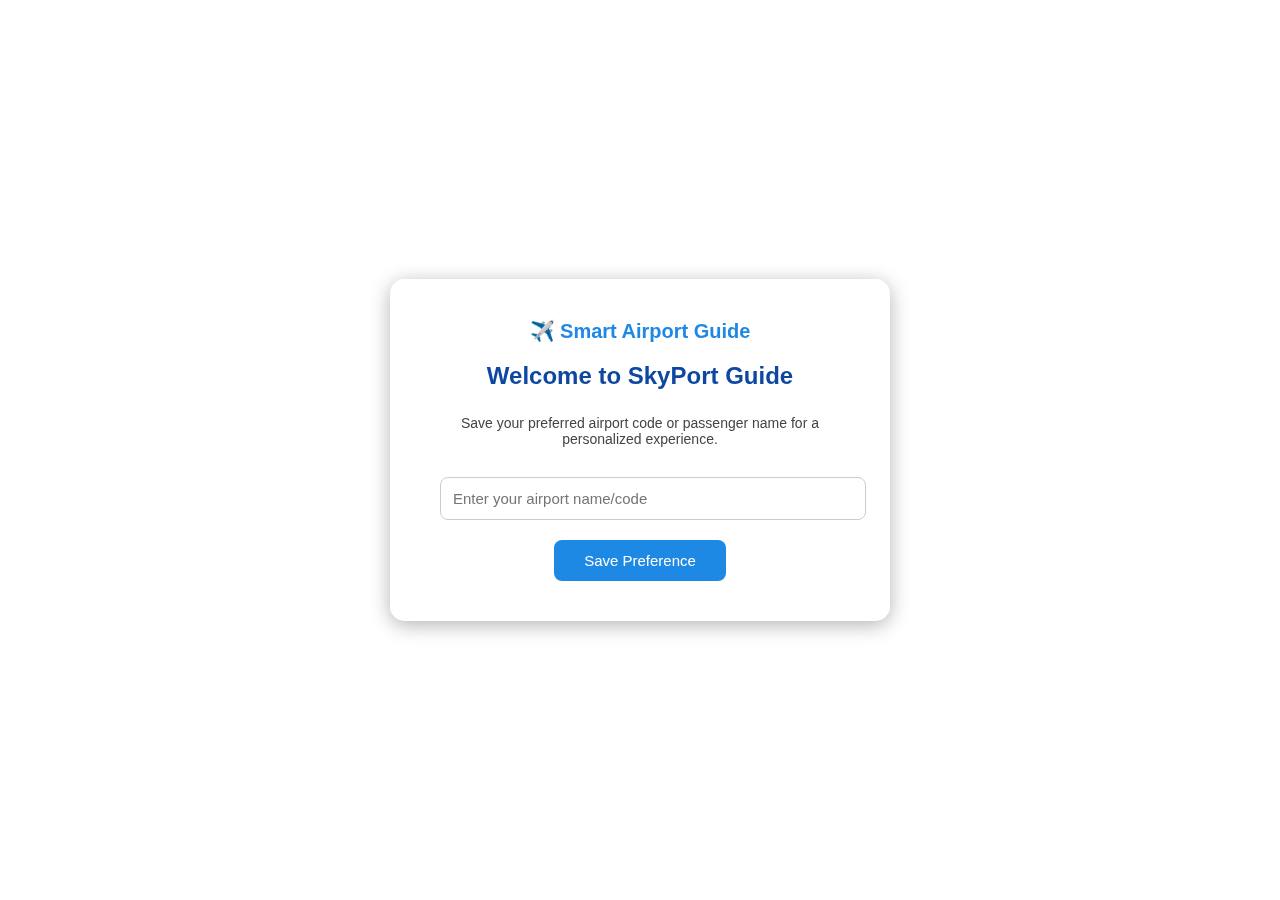
<file: WT/HTML/EX-7/SProg5.html>
<!DOCTYPE html>
<html>
<head>
  <title>SkyPort Guide</title>
  <style>
    body {
      margin: 0;
      height: 100vh;
      font-family: 'Segoe UI', sans-serif;
      background: url('https://images.unsplash.com/photo-1556388158-158ea5ccacbd?ixlib=rb-4.1.0&ixid=M3wxMjA3fDB8MHxwaG90by1wYWdlfHx8fGVufDB8fHx8fA%3D%3D&auto=format&fit=crop&q=80&w=1170') center/cover no-repeat fixed; /* your airport background */
      display: flex;
      justify-content: center;
      align-items: center;
    }
    .card {
      background: rgba(255, 255, 255, 0.9);
      backdrop-filter: blur(6px);
      padding: 40px 50px;
      border-radius: 15px;
      width: 400px;
      box-shadow: 0 4px 20px rgba(0,0,0,0.3);
      text-align: center;
    }
    h2 {
      color: #0D47A1;
      margin-bottom: 25px;
    }
    p {
      color: #444;
      font-size: 14px;
      margin-bottom: 30px;
    }
    input[type="text"] {
      width: 100%;
      padding: 12px;
      font-size: 15px;
      border-radius: 8px;
      border: 1px solid #ccc;
      margin-bottom: 20px;
      outline: none;
    }
    input[type="submit"] {
      background: #1E88E5;
      color: white;
      border: none;
      padding: 12px 30px;
      border-radius: 8px;
      cursor: pointer;
      font-size: 15px;
      transition: 0.3s;
    }
    input[type="submit"]:hover {
      background: #3b689b;
      transform: scale(1.05);
    }
    .logo {
      font-weight: bold;
      font-size: 20px;
      color: #1E88E5;
      margin-bottom: 10px;
    }
  </style>
</head>
<body>
  <div class="card">
    <div class="logo">✈️ Smart Airport Guide</div>
    <h2>Welcome to SkyPort Guide</h2>
    <p>Save your preferred airport code or passenger name for a personalized experience.</p>

    <form name="skyportForm" method="POST" action="http://localhost:8080/LAB4026/SProg5">
      <input type="text" name="userin" placeholder="Enter your airport name/code" required /><br/>
      <input type="submit" value="Save Preference" />
    </form>
  </div>
</body>
</html>
</file>
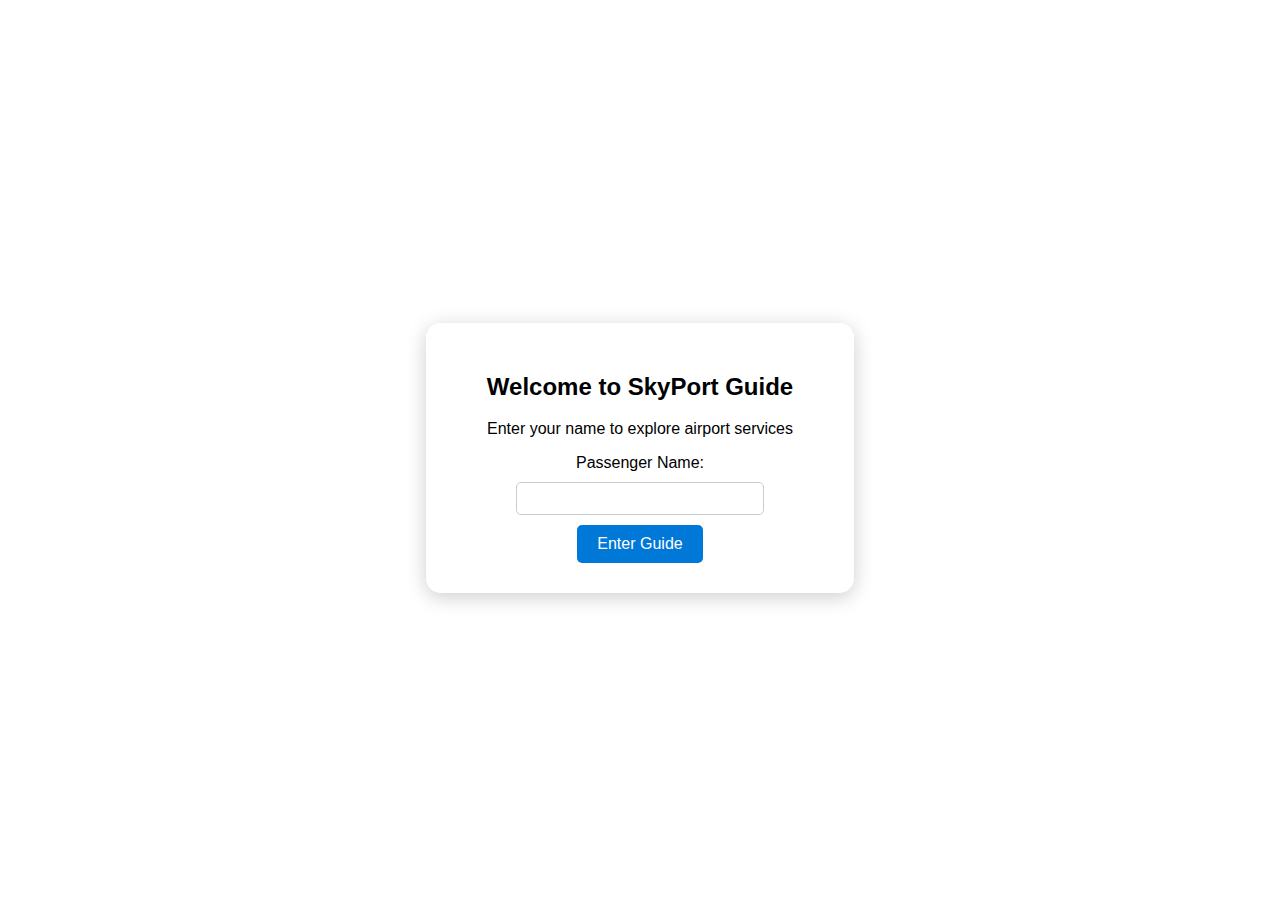
<file: WT/HTML/EX-7/URLRewriteForm.html>
<!DOCTYPE html>
<html>
<head>
<title>SkyPort Guide - Login</title>
<style>
    body {
        background: url("https://e1.pxfuel.com/desktop-wallpaper/261/759/desktop-wallpaper-kempegowda-international-airport-hok-bangalore-airport.jpg") no-repeat center center fixed;
        background-size: cover;
        font-family: Arial, sans-serif;
        display: flex;
        justify-content: center;
        align-items: center;
        height: 100vh;
    }
    .container {
        background: rgba(255, 255, 255, 0.9);
        padding: 30px 50px;
        border-radius: 15px;
        text-align: center;
        box-shadow: 0 4px 20px rgba(0, 0, 0, 0.2);
    }
    input[type="text"] {
        padding: 8px;
        width: 70%;
        border: 1px solid #ccc;
        border-radius: 5px;
        margin: 10px 0;
    }
    input[type="submit"] {
        background-color: #0078D7;
        color: white;
        border: none;
        padding: 10px 20px;
        border-radius: 5px;
        cursor: pointer;
        font-size: 16px;
    }
    input[type="submit"]:hover {
        background-color: #005fa3;
    }
</style>
</head>
<body>
<div class="container">
    <h2>Welcome to SkyPort Guide</h2>
    <p>Enter your name to explore airport services</p>
    <form action="http://localhost:8080/LAB4026/SProg11">
        Passenger Name: <input type="text" name="userName" required><br>
        <input type="submit" value="Enter Guide">
    </form>
</div>
</body>
</html>
</file>
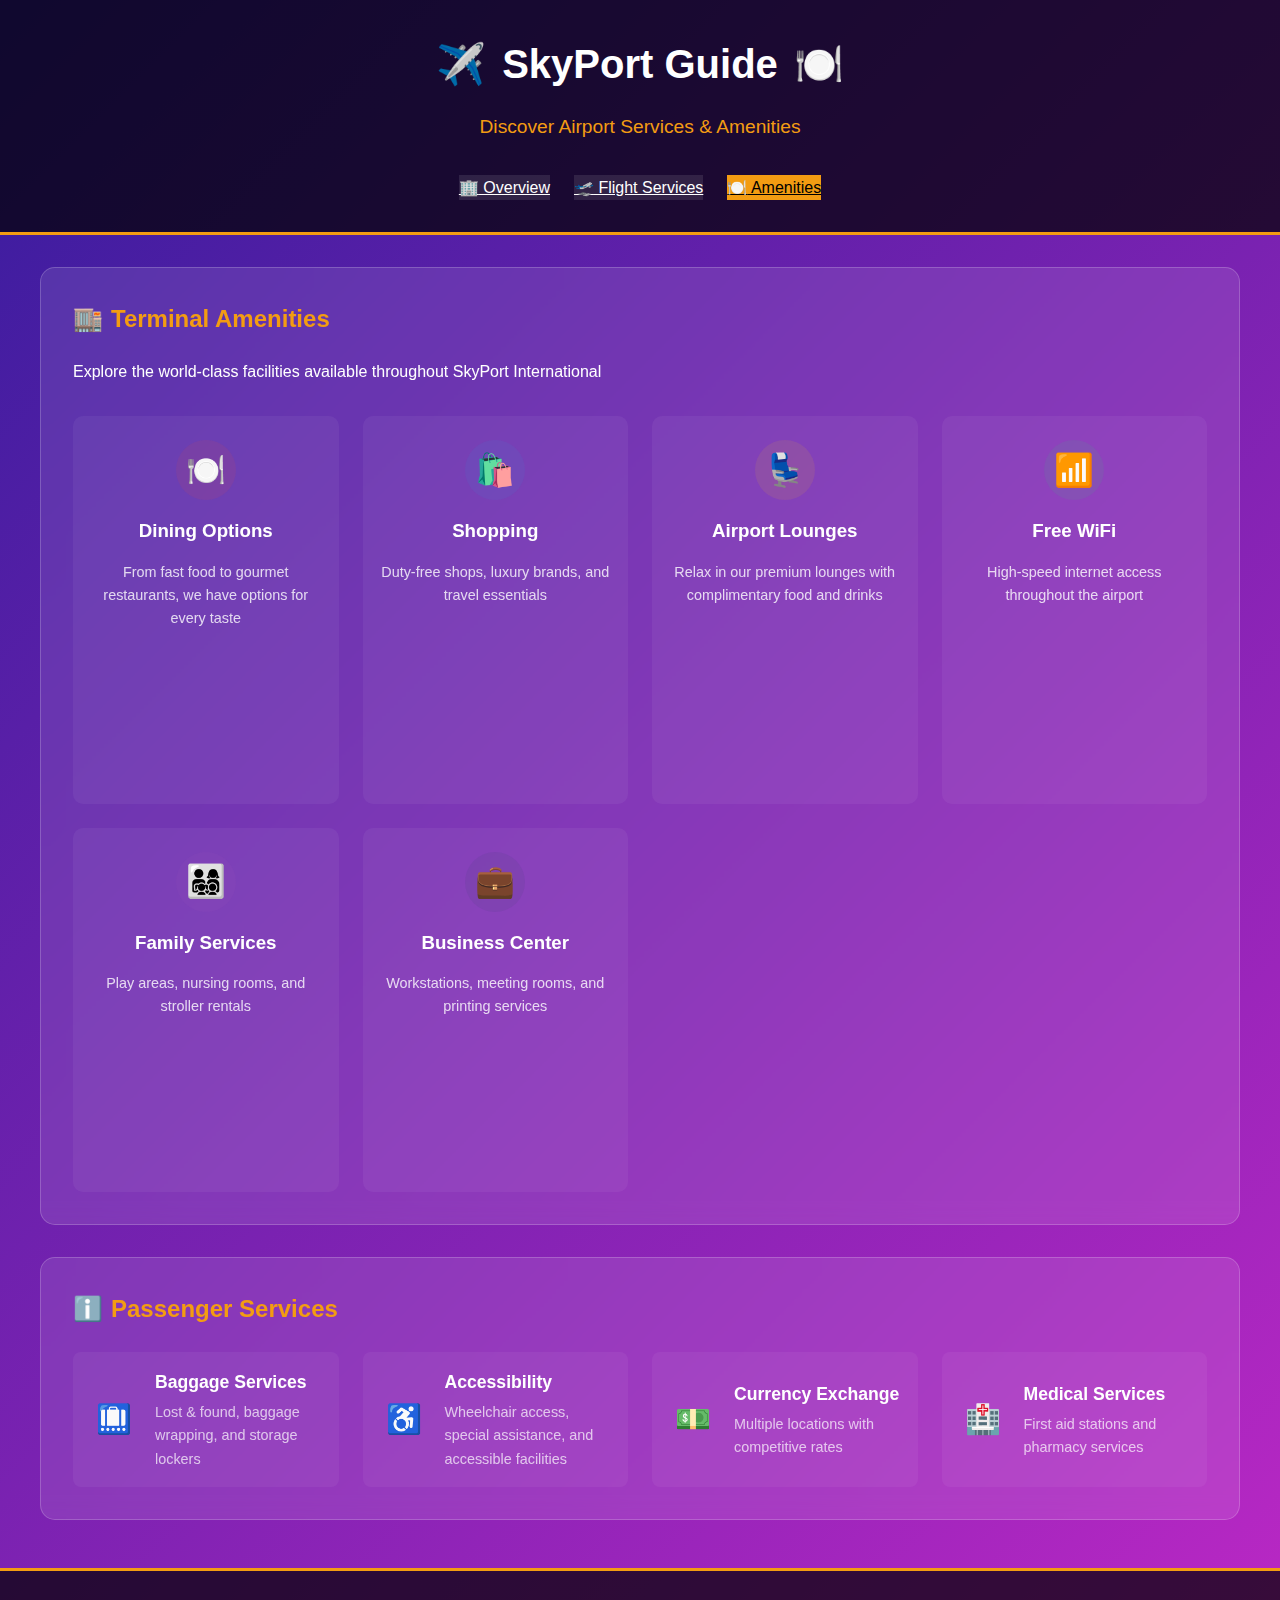
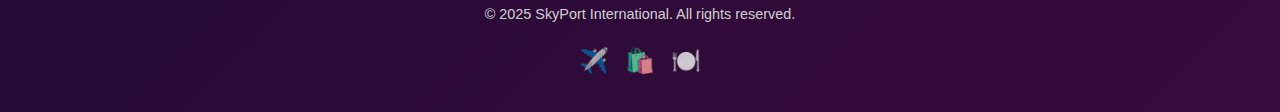
<file: WT/HTML/Ex_3/External.html>
<!DOCTYPE html>
<html lang="en">
<head>
    <meta charset="UTF-8">
    <meta name="viewport" content="width=device-width, initial-scale=1.0">
    <title>✈️ SkyPort Guide | Airport Amenities</title>
    <link rel="stylesheet" href="styles.css">
</head>
<body class="amenities-page">
    <header class="header">
        <h1><span>✈️</span> SkyPort Guide <span>🍽️</span></h1>
        <p class="tagline">Discover Airport Services & Amenities</p>
        
        <nav>
            <a href="index.html" class="nav-btn-secondary"><span>🏢</span> Overview</a>
            <a href="internal.html" class="nav-btn-secondary"><span>🛫</span> Flight Services</a>
            <a href="external.html" class="nav-btn-primary"><span>🍽️</span> Amenities</a>
        </nav>
    </header>

    <main>
        <section class="glass-card">
            <h2><span>🏬</span> Terminal Amenities</h2>
            <p>Explore the world-class facilities available throughout SkyPort International</p>
            
            <div class="amenities-grid">
                <!-- Dining -->
                <div class="amenity-card" onclick="alert('Showing dining options')">
                    <div class="amenity-icon" style="background: rgba(231, 76, 60, 0.1); color: #e74c3c;">
                        <span>🍽️</span>
                    </div>
                    <h3>Dining Options</h3>
                    <p>From fast food to gourmet restaurants, we have options for every taste</p>
                    <div class="amenity-image" style="background-image: url('https://wealthy-ants-ba476bfe7f.media.strapiapp.com/Photo_of_a_modern_style_cafe_and_bar_at_LAX_03b623a286.jpg');"></div>
                </div>
                
                <!-- Shopping -->
                <div class="amenity-card" onclick="alert('Showing shopping options')">
                    <div class="amenity-icon" style="background: rgba(52, 152, 219, 0.1); color: #3498db;">
                        <span>🛍️</span>
                    </div>
                    <h3>Shopping</h3>
                    <p>Duty-free shops, luxury brands, and travel essentials</p>
                    <div class="amenity-image" style="background-image: url('https://images.unsplash.com/photo-1555529669-e69e7aa0ba9a?ixlib=rb-1.2.1&auto=format&fit=crop&w=500&q=80');"></div>
                </div>
                
                <!-- Lounges -->
                <div class="amenity-card" onclick="alert('Showing lounge access')">
                    <div class="amenity-icon" style="background: rgba(241, 196, 15, 0.1); color: #f1c40f;">
                        <span>💺</span>
                    </div>
                    <h3>Airport Lounges</h3>
                    <p>Relax in our premium lounges with complimentary food and drinks</p>
                    <div class="amenity-image" style="background-image: url('https://images.unsplash.com/photo-1573855619003-97b4799dcd8b?ixlib=rb-1.2.1&auto=format&fit=crop&w=500&q=80');"></div>
                </div>
                
                <!-- WiFi -->
                <div class="amenity-card" onclick="alert('Showing WiFi information')">
                    <div class="amenity-icon" style="background: rgba(46, 204, 113, 0.1); color: #2ecc71;">
                        <span>📶</span>
                    </div>
                    <h3>Free WiFi</h3>
                    <p>High-speed internet access throughout the airport</p>
                    <div class="amenity-image" style="background-image: url('https://images.unsplash.com/photo-1547658719-da2b51169166?ixlib=rb-1.2.1&auto=format&fit=crop&w=500&q=80');"></div>
                </div>
                
                <!-- Family -->
                <div class="amenity-card" onclick="alert('Showing family services')">
                    <div class="amenity-icon" style="background: rgba(155, 89, 182, 0.1); color: #9b59b6;">
                        <span>👨‍👩‍👧‍👦</span>
                    </div>
                    <h3>Family Services</h3>
                    <p>Play areas, nursing rooms, and stroller rentals</p>
                    <div class="amenity-image" style="background-image: url('https://images.unsplash.com/photo-1511988617509-a57c8a288659?ixlib=rb-1.2.1&auto=format&fit=crop&w=500&q=80');"></div>
                </div>
                
                <!-- Business -->
                <div class="amenity-card" onclick="alert('Showing business services')">
                    <div class="amenity-icon" style="background: rgba(52, 73, 94, 0.1); color: #34495e;">
                        <span>💼</span>
                    </div>
                    <h3>Business Center</h3>
                    <p>Workstations, meeting rooms, and printing services</p>
                    <div class="amenity-image" style="background-image: url('https://images.unsplash.com/photo-1522071820081-009f0129c71c?ixlib=rb-1.2.1&auto=format&fit=crop&w=500&q=80');"></div>
                </div>
            </div>
        </section>
        
        <section class="glass-card">
            <h2><span>ℹ️</span> Passenger Services</h2>
            <div class="services-container">
                <div class="service-item">
                    <div class="service-icon">🛄</div>
                    <div>
                        <h3>Baggage Services</h3>
                        <p>Lost & found, baggage wrapping, and storage lockers</p>
                    </div>
                </div>
                <div class="service-item">
                    <div class="service-icon">♿</div>
                    <div>
                        <h3>Accessibility</h3>
                        <p>Wheelchair access, special assistance, and accessible facilities</p>
                    </div>
                </div>
                <div class="service-item">
                    <div class="service-icon">💵</div>
                    <div>
                        <h3>Currency Exchange</h3>
                        <p>Multiple locations with competitive rates</p>
                    </div>
                </div>
                <div class="service-item">
                    <div class="service-icon">🏥</div>
                    <div>
                        <h3>Medical Services</h3>
                        <p>First aid stations and pharmacy services</p>
                    </div>
                </div>
            </div>
        </section>
    </main>

    <footer>
        <p>© 2025 SkyPort International. All rights reserved.</p>
        <div class="emoji-container">
            <span>✈️</span>
            <span>🛍️</span>
            <span>🍽️</span>
        </div>
    </footer>
</body>
</html>
</file>
<file: WT/HTML/Ex_3/styles.css>
/* External CSS Styles */
:root {
    --primary: #622a48;
    --secondary: #4f2f7f;
    --accent: #f39c12;
    --text-light: #ffffff;
    --text-dark: #333333;
}

body {
    font-family: 'Segoe UI', Tahoma, Geneva, Verdana, sans-serif;
    margin: 0;
    padding: 0;
    color: var(--text-light);
    line-height: 1.6;
}

/* Backgrounds for different pages */
body.amenities-page {
    background: linear-gradient(135deg, #361c9d, #bd28c5);
}

.header {
    background: rgba(0, 0, 0, 0.7);
    padding: 2rem;
    text-align: center;
    border-bottom: 3px solid var(--accent);
}

h1 {
    margin: 0;
    font-size: 2.5rem;
    display: flex;
    align-items: center;
    justify-content: center;
    gap: 1rem;
}

.tagline {
    font-size: 1.2rem;
    margin-top: 1rem;
    color: var(--accent);
}

nav {
    margin-top: 2rem;
    display: flex;
    justify-content: center;
    gap: 1.5rem;
}

.nav-btn {
    padding: 0.7rem 1.5rem;
    border-radius: 50px;
    text-decoration: none;
    font-weight: bold;
    display: flex;
    align-items: center;
    gap: 0.5rem;
    transition: all 0.3s ease;
}

.nav-btn-primary {
    background: var(--accent);
    color: #000;
}

.nav-btn-secondary {
    background: rgba(255,255,255,0.1);
    color: white;
}

.nav-btn:hover {
    transform: translateY(-3px);
    box-shadow: 0 5px 15px rgba(0,0,0,0.2);
}

main {
    max-width: 1200px;
    margin: 2rem auto;
    padding: 0 1.5rem;
}

.glass-card {
    background: rgba(255, 255, 255, 0.1);
    backdrop-filter: blur(10px);
    border-radius: 15px;
    padding: 2rem;
    margin-bottom: 2rem;
    border: 1px solid rgba(255,255,255,0.2);
}

h2 {
    color: var(--accent);
    margin-top: 0;
    display: flex;
    align-items: center;
    gap: 0.5rem;
}

/* Amenities Page Specific Styles */
.amenities-grid {
    display: grid;
    grid-template-columns: repeat(auto-fit, minmax(250px, 1fr));
    gap: 1.5rem;
    margin-top: 2rem;
}

.amenity-card {
    background: rgba(255,255,255,0.05);
    border-radius: 10px;
    overflow: hidden;
    transition: all 0.3s ease;
    cursor: pointer;
}

.amenity-card:hover {
    transform: translateY(-5px);
    box-shadow: 0 10px 20px rgba(0,0,0,0.3);
}

.amenity-icon {
    font-size: 2rem;
    width: 60px;
    height: 60px;
    border-radius: 50%;
    display: flex;
    align-items: center;
    justify-content: center;
    margin: 1.5rem auto 1rem;
}

.amenity-card h3 {
    text-align: center;
    margin: 0 0 0.5rem;
}

.amenity-card p {
    text-align: center;
    padding: 0 1rem;
    font-size: 0.9rem;
    color: rgba(255,255,255,0.8);
    margin-bottom: 1.5rem;
}

.amenity-image {
    height: 150px;
    background-size: cover;
    background-position: center;
}

.services-container {
    display: grid;
    grid-template-columns: repeat(auto-fit, minmax(250px, 1fr));
    gap: 1.5rem;
    margin-top: 1.5rem;
}

.service-item {
    display: flex;
    gap: 1rem;
    align-items: center;
    background: rgba(255,255,255,0.05);
    padding: 1rem;
    border-radius: 8px;
}

.service-icon {
    font-size: 1.8rem;
    min-width: 50px;
    text-align: center;
}

.service-item h3 {
    margin: 0 0 0.3rem;
    font-size: 1.1rem;
}

.service-item p {
    margin: 0;
    font-size: 0.9rem;
    color: rgba(255,255,255,0.7);
}

footer {
    background: rgba(0, 0, 0, 0.7);
    padding: 2rem;
    text-align: center;
    margin-top: 3rem;
    border-top: 3px solid var(--accent);
    color: rgba(255, 255, 255, 0.8);
}

footer p {
    margin: 0 0 1rem 0;
    font-size: 0.9rem;
}

.emoji-container {
    display: flex;
    justify-content: center;
    gap: 1rem;
    font-size: 1.5rem;
    margin-top: 1rem;
}

.emoji-container span {
    transition: transform 0.3s ease;
}

.emoji-container span:hover {
    transform: scale(1.2) rotate(10deg);
}
</file>
